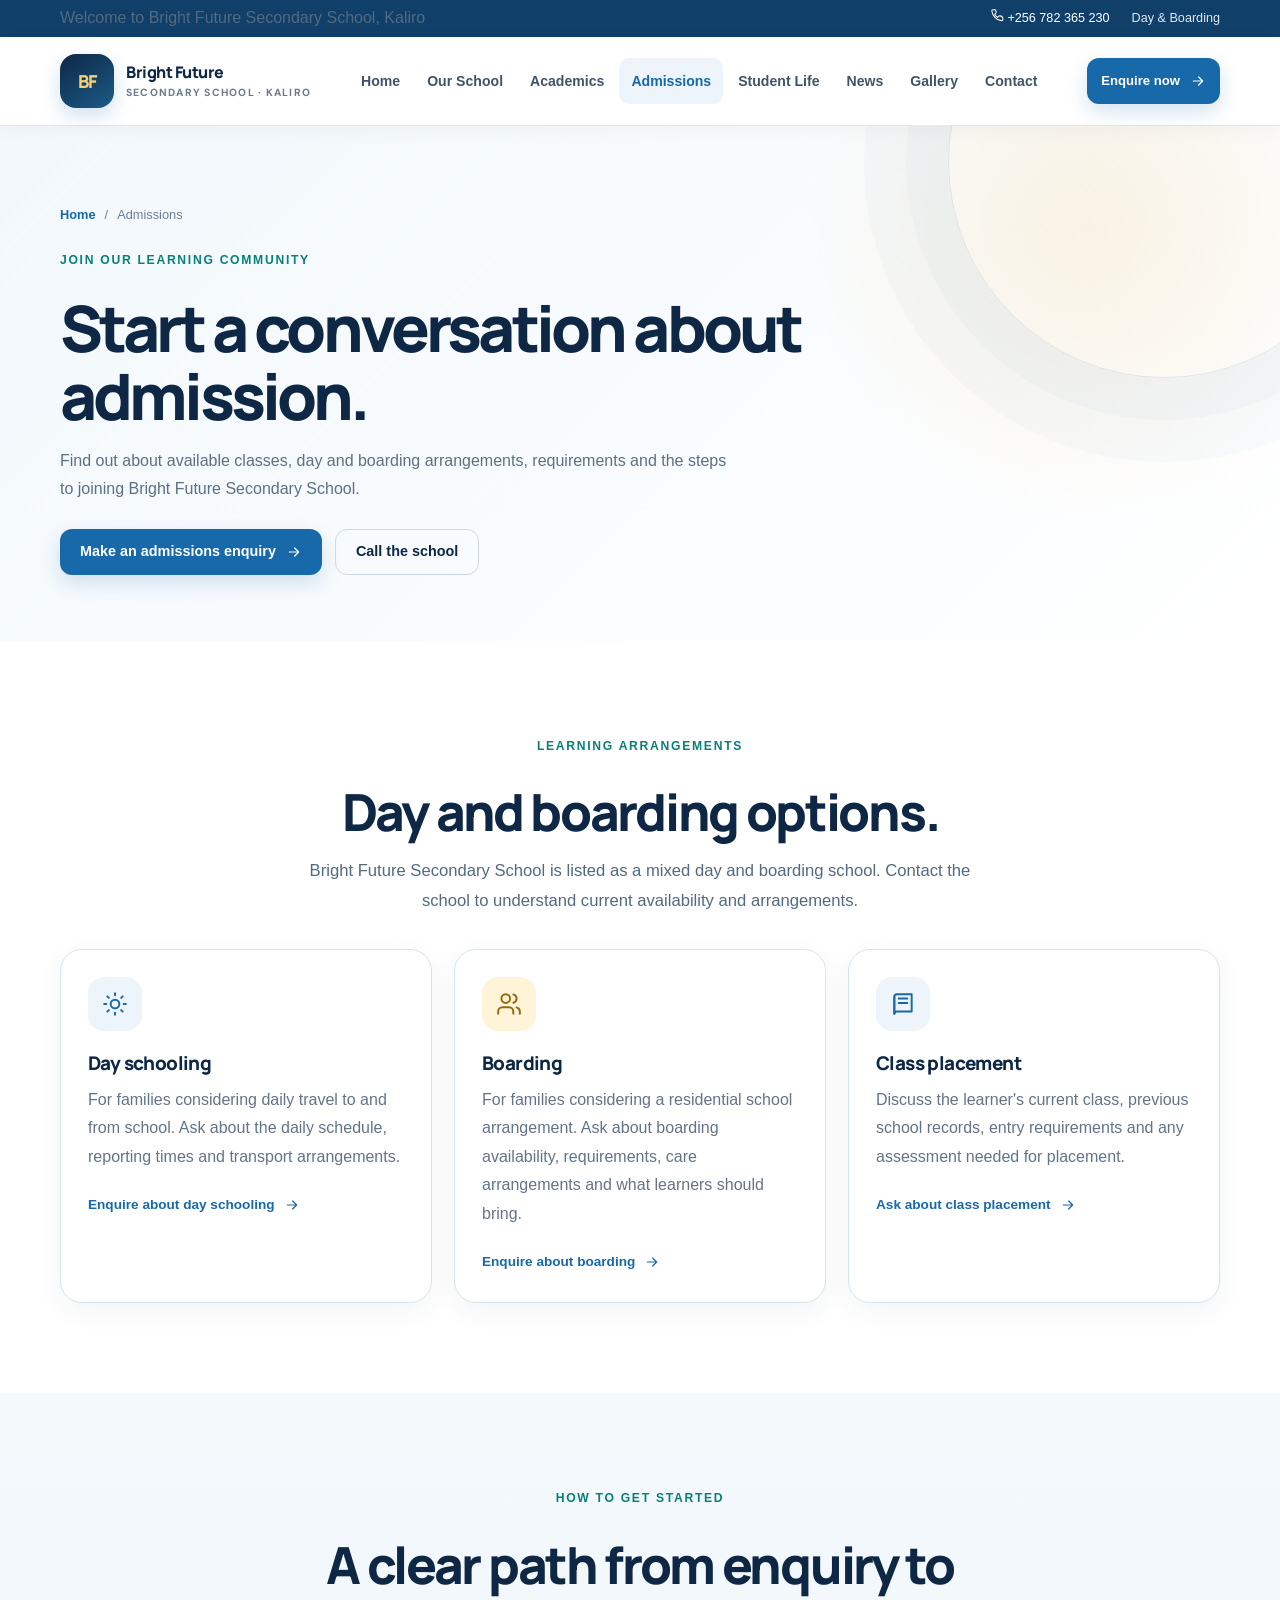
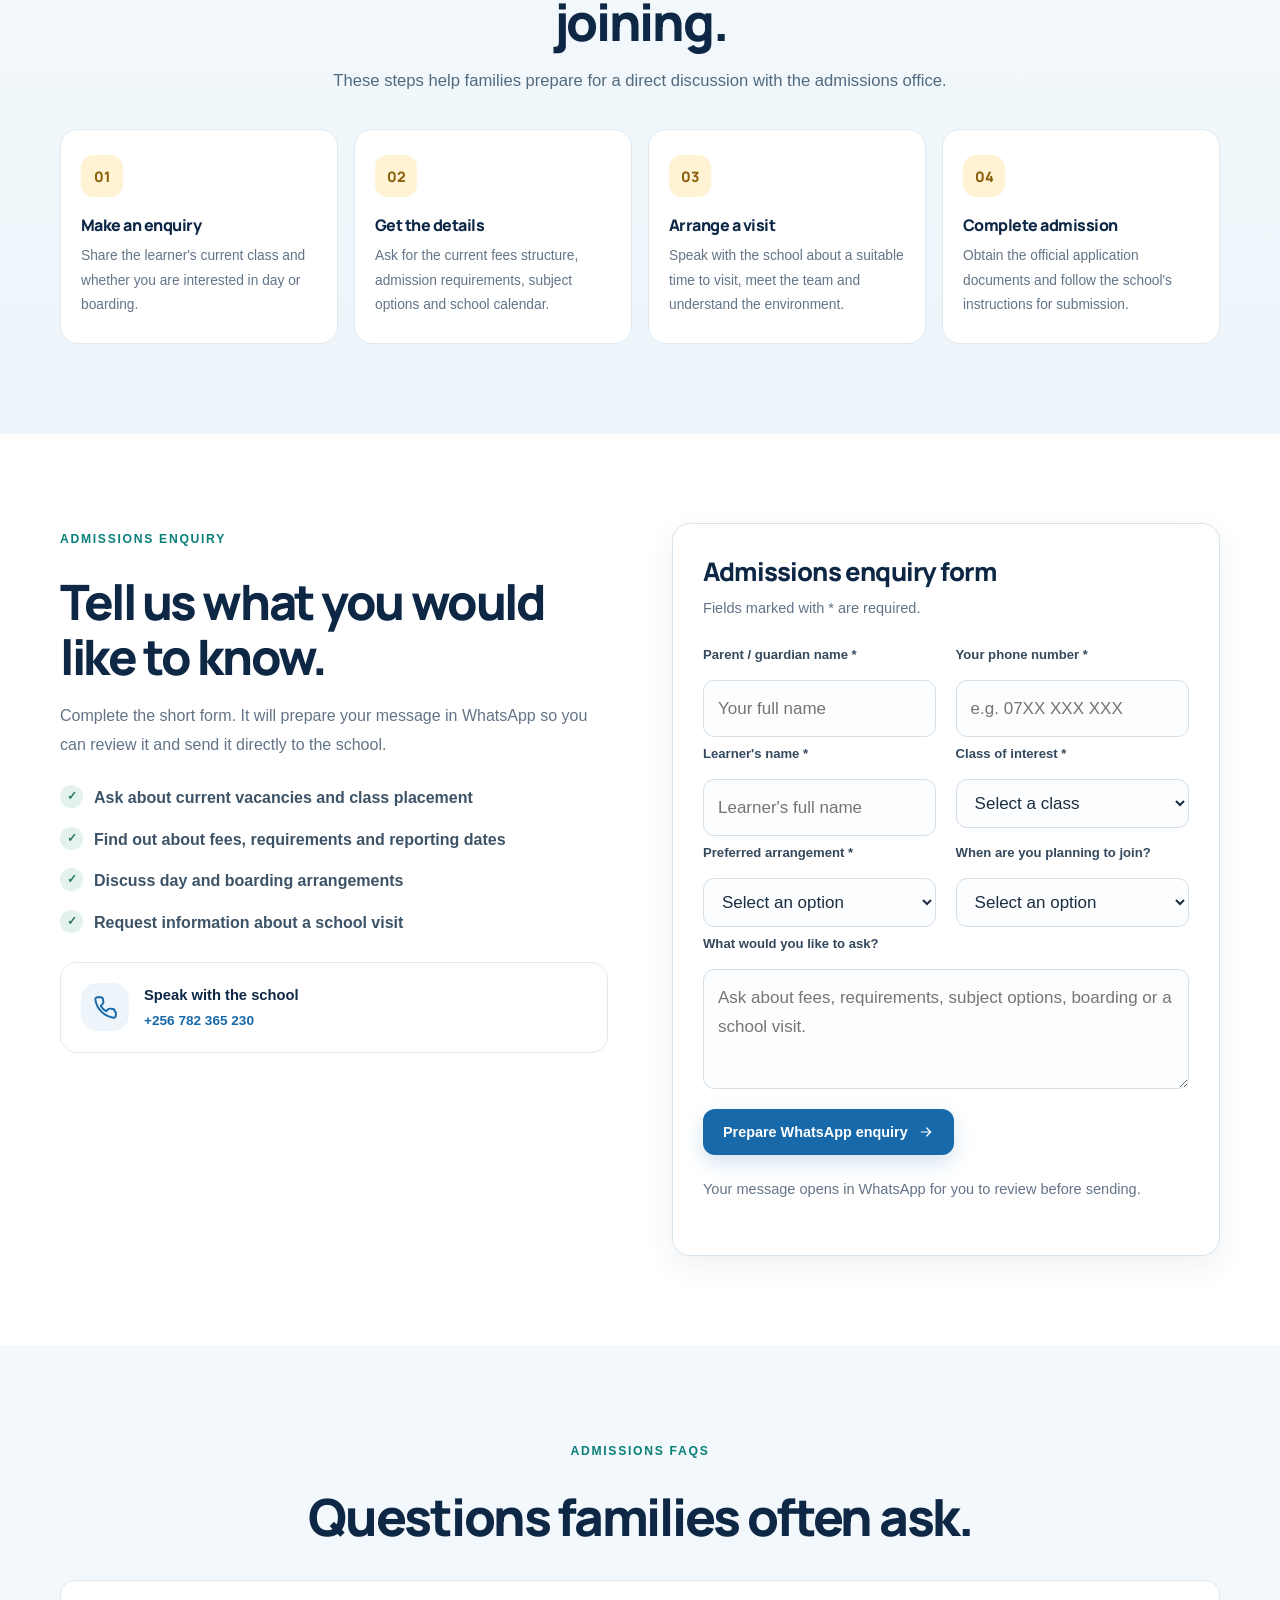
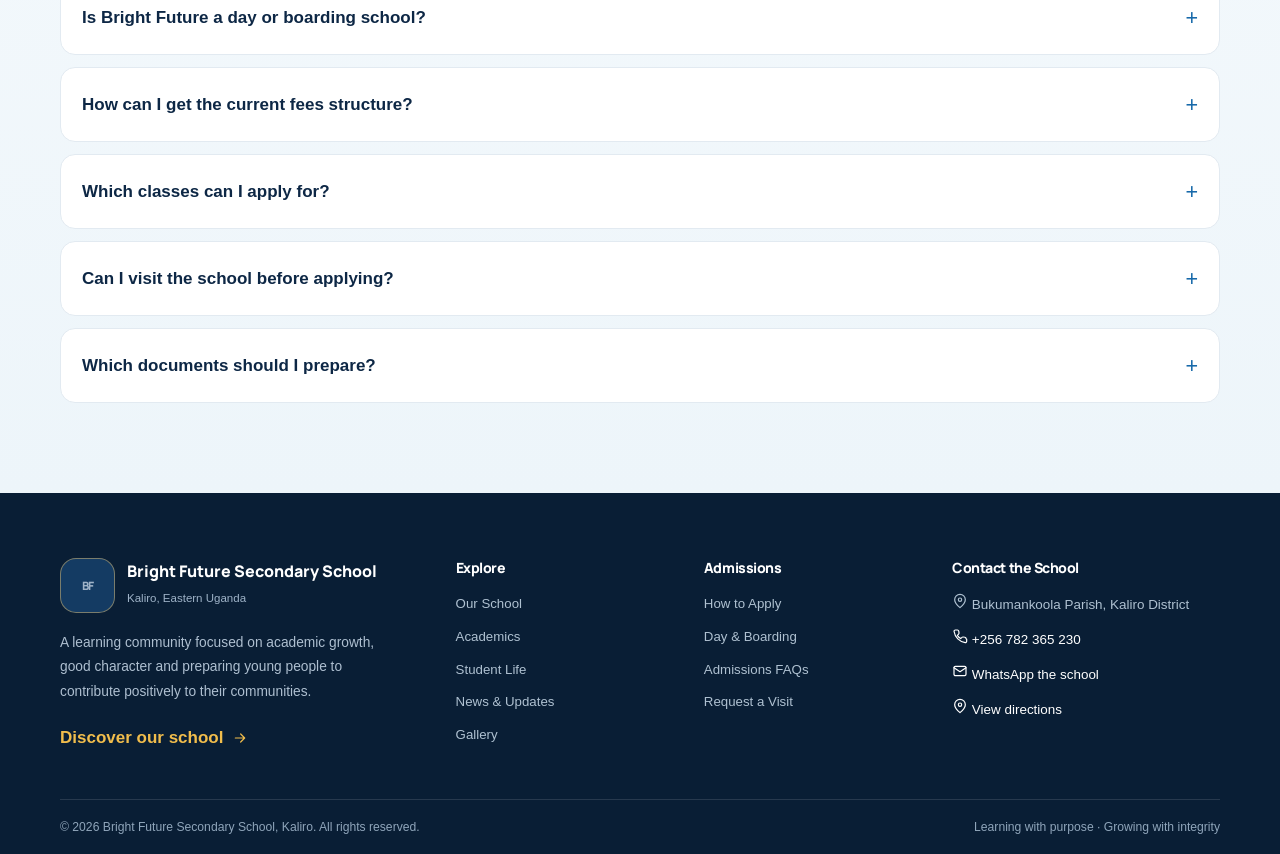
<file: admissions.html>
<!doctype html><html lang="en"><head><meta charset="utf-8"><meta name="viewport" content="width=device-width, initial-scale=1"><meta name="theme-color" content="#0d2745"><meta name="description" content="Admissions enquiries for Bright Future Secondary School in Kaliro. Ask about day and boarding, class placement, requirements and school visits."><meta name="robots" content="index,follow"><title>Admissions | Bright Future Secondary School, Kaliro</title><link rel="stylesheet" href="assets/css/styles.css"></head><body><a class="skip-link" href="#main">Skip to main content</a>
<div class="topline"><div class="container topline-inner"><p>Welcome to Bright Future Secondary School, Kaliro</p><div class="topline-right"><a href="tel:+256782365230"><svg width="14" height="14" viewBox="0 0 24 24" fill="none" stroke="currentColor" stroke-width="1.8" stroke-linecap="round" stroke-linejoin="round" aria-hidden="true"><path d="M22 16.9v3a2 2 0 0 1-2.2 2A19.8 19.8 0 0 1 3.1 5.2 2 2 0 0 1 5.1 3h3a2 2 0 0 1 2 1.7l.4 2.7a2 2 0 0 1-.6 1.7L8.1 11a16 16 0 0 0 4.9 4.9l1.9-1.8a2 2 0 0 1 1.7-.6l2.7.4a2 2 0 0 1 1.7 2z"/></svg> +256 782 365 230</a><span>Day &amp; Boarding</span></div></div></div>
<header class="site-header"><div class="container header-inner"><a class="brand" href="index.html" aria-label="Bright Future Secondary School home"><span class="brand-mark" aria-hidden="true">BF</span><span class="brand-name">Bright Future<small>Secondary School · Kaliro</small></span></a><nav class="main-nav" id="main-navigation" aria-label="Main navigation"><a href="index.html">Home</a><a href="about.html">Our School</a><a href="academics.html">Academics</a><a href="admissions.html" aria-current="page">Admissions</a><a href="student-life.html">Student Life</a><a href="news.html">News</a><a href="gallery.html">Gallery</a><a href="contact.html">Contact</a></nav><div class="header-actions"><a class="btn btn-primary btn-sm" href="admissions.html">Enquire now <svg width="16" height="16" viewBox="0 0 24 24" fill="none" stroke="currentColor" stroke-width="1.8" stroke-linecap="round" stroke-linejoin="round" aria-hidden="true"><path d="M5 12h14M13 6l6 6-6 6"/></svg></a><button class="menu-toggle" type="button" aria-label="Open navigation menu" aria-expanded="false" aria-controls="main-navigation"><svg viewBox="0 0 24 24" fill="none" stroke="currentColor" stroke-width="2" stroke-linecap="round"><path d="M4 7h16M4 12h16M4 17h16"/></svg></button></div></div></header><main id="main">
<section class="page-hero"><div class="container"><div class="breadcrumb"><a href="index.html">Home</a><span>/</span><span>Admissions</span></div><span class="eyebrow">Join our learning community</span><h1>Start a conversation about admission.</h1><p>Find out about available classes, day and boarding arrangements, requirements and the steps to joining Bright Future Secondary School.</p><div class="hero-actions"><a class="btn btn-primary" href="#enquiry">Make an admissions enquiry <svg width="16" height="16" viewBox="0 0 24 24" fill="none" stroke="currentColor" stroke-width="1.8" stroke-linecap="round" stroke-linejoin="round" aria-hidden="true"><path d="M5 12h14M13 6l6 6-6 6"/></svg></a><a class="btn btn-outline" href="tel:+256782365230">Call the school</a></div></div></section>
<section class="section" id="day-boarding"><div class="container"><div class="section-heading reveal"><span class="eyebrow">Learning arrangements</span><h2>Day and boarding options.</h2><p>Bright Future Secondary School is listed as a mixed day and boarding school. Contact the school to understand current availability and arrangements.</p></div><div class="card-grid"><article class="feature-card reveal"><div class="feature-icon"><svg width="26" height="26" viewBox="0 0 24 24" fill="none" stroke="currentColor" stroke-width="1.8" stroke-linecap="round" stroke-linejoin="round" aria-hidden="true"><circle cx="12" cy="12" r="4"/><path d="M12 2v2m0 16v2M4.93 4.93l1.42 1.42m11.3 11.3 1.42 1.42M2 12h2m16 0h2M4.93 19.07l1.42-1.42m11.3-11.3 1.42-1.42"/></svg></div><h3>Day schooling</h3><p>For families considering daily travel to and from school. Ask about the daily schedule, reporting times and transport arrangements.</p><a class="text-link" href="#enquiry">Enquire about day schooling <svg width="16" height="16" viewBox="0 0 24 24" fill="none" stroke="currentColor" stroke-width="1.8" stroke-linecap="round" stroke-linejoin="round" aria-hidden="true"><path d="M5 12h14M13 6l6 6-6 6"/></svg></a></article><article class="feature-card reveal"><div class="feature-icon gold"><svg width="26" height="26" viewBox="0 0 24 24" fill="none" stroke="currentColor" stroke-width="1.8" stroke-linecap="round" stroke-linejoin="round" aria-hidden="true"><path d="M16 21v-2a4 4 0 0 0-4-4H6a4 4 0 0 0-4 4v2"/><circle cx="9" cy="7" r="4"/><path d="M22 21v-2a4 4 0 0 0-3-3.87M16 3.13a4 4 0 0 1 0 7.75"/></svg></div><h3>Boarding</h3><p>For families considering a residential school arrangement. Ask about boarding availability, requirements, care arrangements and what learners should bring.</p><a class="text-link" href="#enquiry">Enquire about boarding <svg width="16" height="16" viewBox="0 0 24 24" fill="none" stroke="currentColor" stroke-width="1.8" stroke-linecap="round" stroke-linejoin="round" aria-hidden="true"><path d="M5 12h14M13 6l6 6-6 6"/></svg></a></article><article class="feature-card reveal"><div class="feature-icon"><svg width="26" height="26" viewBox="0 0 24 24" fill="none" stroke="currentColor" stroke-width="1.8" stroke-linecap="round" stroke-linejoin="round" aria-hidden="true"><path d="M4 5.5A2.5 2.5 0 0 1 6.5 3H20v16H6.5A2.5 2.5 0 0 0 4 21z"/><path d="M4 5.5v15.5M8 7h8M8 11h8"/></svg></div><h3>Class placement</h3><p>Discuss the learner's current class, previous school records, entry requirements and any assessment needed for placement.</p><a class="text-link" href="#enquiry">Ask about class placement <svg width="16" height="16" viewBox="0 0 24 24" fill="none" stroke="currentColor" stroke-width="1.8" stroke-linecap="round" stroke-linejoin="round" aria-hidden="true"><path d="M5 12h14M13 6l6 6-6 6"/></svg></a></article></div></div></section>
<section class="section section--soft"><div class="container"><div class="section-heading reveal"><span class="eyebrow">How to get started</span><h2>A clear path from enquiry to joining.</h2><p>These steps help families prepare for a direct discussion with the admissions office.</p></div><div class="steps"><article class="step-card reveal"><h3>Make an enquiry</h3><p>Share the learner's current class and whether you are interested in day or boarding.</p></article><article class="step-card reveal"><h3>Get the details</h3><p>Ask for the current fees structure, admission requirements, subject options and school calendar.</p></article><article class="step-card reveal"><h3>Arrange a visit</h3><p>Speak with the school about a suitable time to visit, meet the team and understand the environment.</p></article><article class="step-card reveal"><h3>Complete admission</h3><p>Obtain the official application documents and follow the school's instructions for submission.</p></article></div></div></section>
<section class="section" id="enquiry"><div class="container split-grid" style="align-items:start"><div class="copy-panel reveal"><span class="eyebrow">Admissions enquiry</span><h2>Tell us what you would like to know.</h2><p>Complete the short form. It will prepare your message in WhatsApp so you can review it and send it directly to the school.</p><ul class="check-list"><li>Ask about current vacancies and class placement</li><li>Find out about fees, requirements and reporting dates</li><li>Discuss day and boarding arrangements</li><li>Request information about a school visit</li></ul><div class="contact-item"><div class="feature-icon"><svg width="22" height="22" viewBox="0 0 24 24" fill="none" stroke="currentColor" stroke-width="1.8" stroke-linecap="round" stroke-linejoin="round" aria-hidden="true"><path d="M22 16.9v3a2 2 0 0 1-2.2 2A19.8 19.8 0 0 1 3.1 5.2 2 2 0 0 1 5.1 3h3a2 2 0 0 1 2 1.7l.4 2.7a2 2 0 0 1-.6 1.7L8.1 11a16 16 0 0 0 4.9 4.9l1.9-1.8a2 2 0 0 1 1.7-.6l2.7.4a2 2 0 0 1 1.7 2z"/></svg></div><div><strong>Speak with the school</strong><a href="tel:+256782365230">+256 782 365 230</a></div></div></div><form class="form-card reveal" data-whatsapp-form data-message-title="Admissions enquiry"><h2>Admissions enquiry form</h2><p>Fields marked with * are required.</p><div class="form-grid"><div class="field"><label for="parent-name">Parent / guardian name *</label><input id="parent-name" name="parent_name" autocomplete="name" required placeholder="Your full name"></div><div class="field"><label for="parent-phone">Your phone number *</label><input id="parent-phone" name="phone_number" type="tel" autocomplete="tel" required placeholder="e.g. 07XX XXX XXX"></div><div class="field"><label for="learner-name">Learner's name *</label><input id="learner-name" name="learner_name" required placeholder="Learner's full name"></div><div class="field"><label for="class-level">Class of interest *</label><select id="class-level" name="class_of_interest" required><option value="">Select a class</option><option>Senior One (S1)</option><option>Senior Two (S2)</option><option>Senior Three (S3)</option><option>Senior Four (S4)</option><option>Senior Five (S5)</option><option>Senior Six (S6)</option><option>Not sure yet</option></select></div><div class="field"><label for="study-type">Preferred arrangement *</label><select id="study-type" name="preferred_arrangement" required><option value="">Select an option</option><option>Day</option><option>Boarding</option><option>Need guidance</option></select></div><div class="field"><label for="entry-period">When are you planning to join?</label><select id="entry-period" name="intended_entry"><option value="">Select an option</option><option>As soon as possible</option><option>Next school term</option><option>Next academic year</option><option>Still planning</option></select></div><div class="field full"><label for="admission-message">What would you like to ask?</label><textarea id="admission-message" name="message" placeholder="Ask about fees, requirements, subject options, boarding or a school visit."></textarea></div></div><div class="form-actions"><button class="btn btn-primary" type="submit">Prepare WhatsApp enquiry <svg width="16" height="16" viewBox="0 0 24 24" fill="none" stroke="currentColor" stroke-width="1.8" stroke-linecap="round" stroke-linejoin="round" aria-hidden="true"><path d="M5 12h14M13 6l6 6-6 6"/></svg></button></div><div class="form-feedback" data-form-feedback role="status" aria-live="polite"></div><p class="form-note">Your message opens in WhatsApp for you to review before sending.</p></form></div></section>
<section class="section section--soft" id="faqs"><div class="container"><div class="section-heading reveal"><span class="eyebrow">Admissions FAQs</span><h2>Questions families often ask.</h2></div><div class="faq-list"><details class="faq-item reveal"><summary>Is Bright Future a day or boarding school?</summary><div class="faq-answer"><p>Bright Future Secondary School is listed as a mixed day and boarding school. Contact the school to confirm current availability and the arrangements for each option.</p></div></details><details class="faq-item reveal"><summary>How can I get the current fees structure?</summary><div class="faq-answer"><p>Contact the school directly and request the latest official fees structure, including any day or boarding charges and payment guidance.</p></div></details><details class="faq-item reveal"><summary>Which classes can I apply for?</summary><div class="faq-answer"><p>Make an enquiry with the learner's current class and previous school details. The school can guide you on available places and appropriate class placement.</p></div></details><details class="faq-item reveal"><summary>Can I visit the school before applying?</summary><div class="faq-answer"><p>Yes. Contact the school to arrange a convenient visit and confirm who you should meet when you arrive.</p></div></details><details class="faq-item reveal"><summary>Which documents should I prepare?</summary><div class="faq-answer"><p>Ask the admissions office for the current checklist. It may include previous school records and learner identification details, depending on the class and entry requirements.</p></div></details></div></div></section>
</main><footer class="site-footer"><div class="container"><div class="footer-grid">
<div><div class="footer-brand"><span class="footer-brand-mark" aria-hidden="true">BF</span><div><strong>Bright Future Secondary School</strong><span>Kaliro, Eastern Uganda</span></div></div><p class="footer-about">A learning community focused on academic growth, good character and preparing young people to contribute positively to their communities.</p><a class="text-link" style="color:#f1bd4c" href="about.html">Discover our school <svg width="16" height="16" viewBox="0 0 24 24" fill="none" stroke="currentColor" stroke-width="1.8" stroke-linecap="round" stroke-linejoin="round" aria-hidden="true"><path d="M5 12h14M13 6l6 6-6 6"/></svg></a></div>
<div class="footer-col"><h3>Explore</h3><div class="footer-links"><a href="about.html">Our School</a><a href="academics.html">Academics</a><a href="student-life.html">Student Life</a><a href="news.html">News &amp; Updates</a><a href="gallery.html">Gallery</a></div></div>
<div class="footer-col"><h3>Admissions</h3><div class="footer-links"><a href="admissions.html">How to Apply</a><a href="admissions.html#day-boarding">Day &amp; Boarding</a><a href="admissions.html#faqs">Admissions FAQs</a><a href="contact.html">Request a Visit</a></div></div>
<div class="footer-col"><h3>Contact the School</h3><div class="footer-contact"><span><svg width="16" height="16" viewBox="0 0 24 24" fill="none" stroke="currentColor" stroke-width="1.8" stroke-linecap="round" stroke-linejoin="round" aria-hidden="true"><path d="M20 10c0 5-8 12-8 12S4 15 4 10a8 8 0 1 1 16 0Z"/><circle cx="12" cy="10" r="2.5"/></svg> Bukumankoola Parish, Kaliro District</span><a href="tel:+256782365230"><svg width="16" height="16" viewBox="0 0 24 24" fill="none" stroke="currentColor" stroke-width="1.8" stroke-linecap="round" stroke-linejoin="round" aria-hidden="true"><path d="M22 16.9v3a2 2 0 0 1-2.2 2A19.8 19.8 0 0 1 3.1 5.2 2 2 0 0 1 5.1 3h3a2 2 0 0 1 2 1.7l.4 2.7a2 2 0 0 1-.6 1.7L8.1 11a16 16 0 0 0 4.9 4.9l1.9-1.8a2 2 0 0 1 1.7-.6l2.7.4a2 2 0 0 1 1.7 2z"/></svg> +256 782 365 230</a><a href="https://wa.me/256782365230" target="_blank" rel="noopener"><svg width="16" height="16" viewBox="0 0 24 24" fill="none" stroke="currentColor" stroke-width="1.8" stroke-linecap="round" stroke-linejoin="round" aria-hidden="true"><rect x="3" y="5" width="18" height="14" rx="2"/><path d="m3 7 9 6 9-6"/></svg> WhatsApp the school</a><a href="https://www.google.com/maps/search/?api=1&amp;query=VGV3%2B44P%2C+Kaliro%2C+Uganda" target="_blank" rel="noopener"><svg width="16" height="16" viewBox="0 0 24 24" fill="none" stroke="currentColor" stroke-width="1.8" stroke-linecap="round" stroke-linejoin="round" aria-hidden="true"><path d="M20 10c0 5-8 12-8 12S4 15 4 10a8 8 0 1 1 16 0Z"/><circle cx="12" cy="10" r="2.5"/></svg> View directions</a></div></div>
</div><div class="footer-bottom"><span>© <span data-current-year></span> Bright Future Secondary School, Kaliro. All rights reserved.</span><span>Learning with purpose · Growing with integrity</span></div></div></footer><button class="back-top" type="button" aria-label="Back to top">↑</button>
<script src="js/script.js" defer></script>
</body></html>
</file>
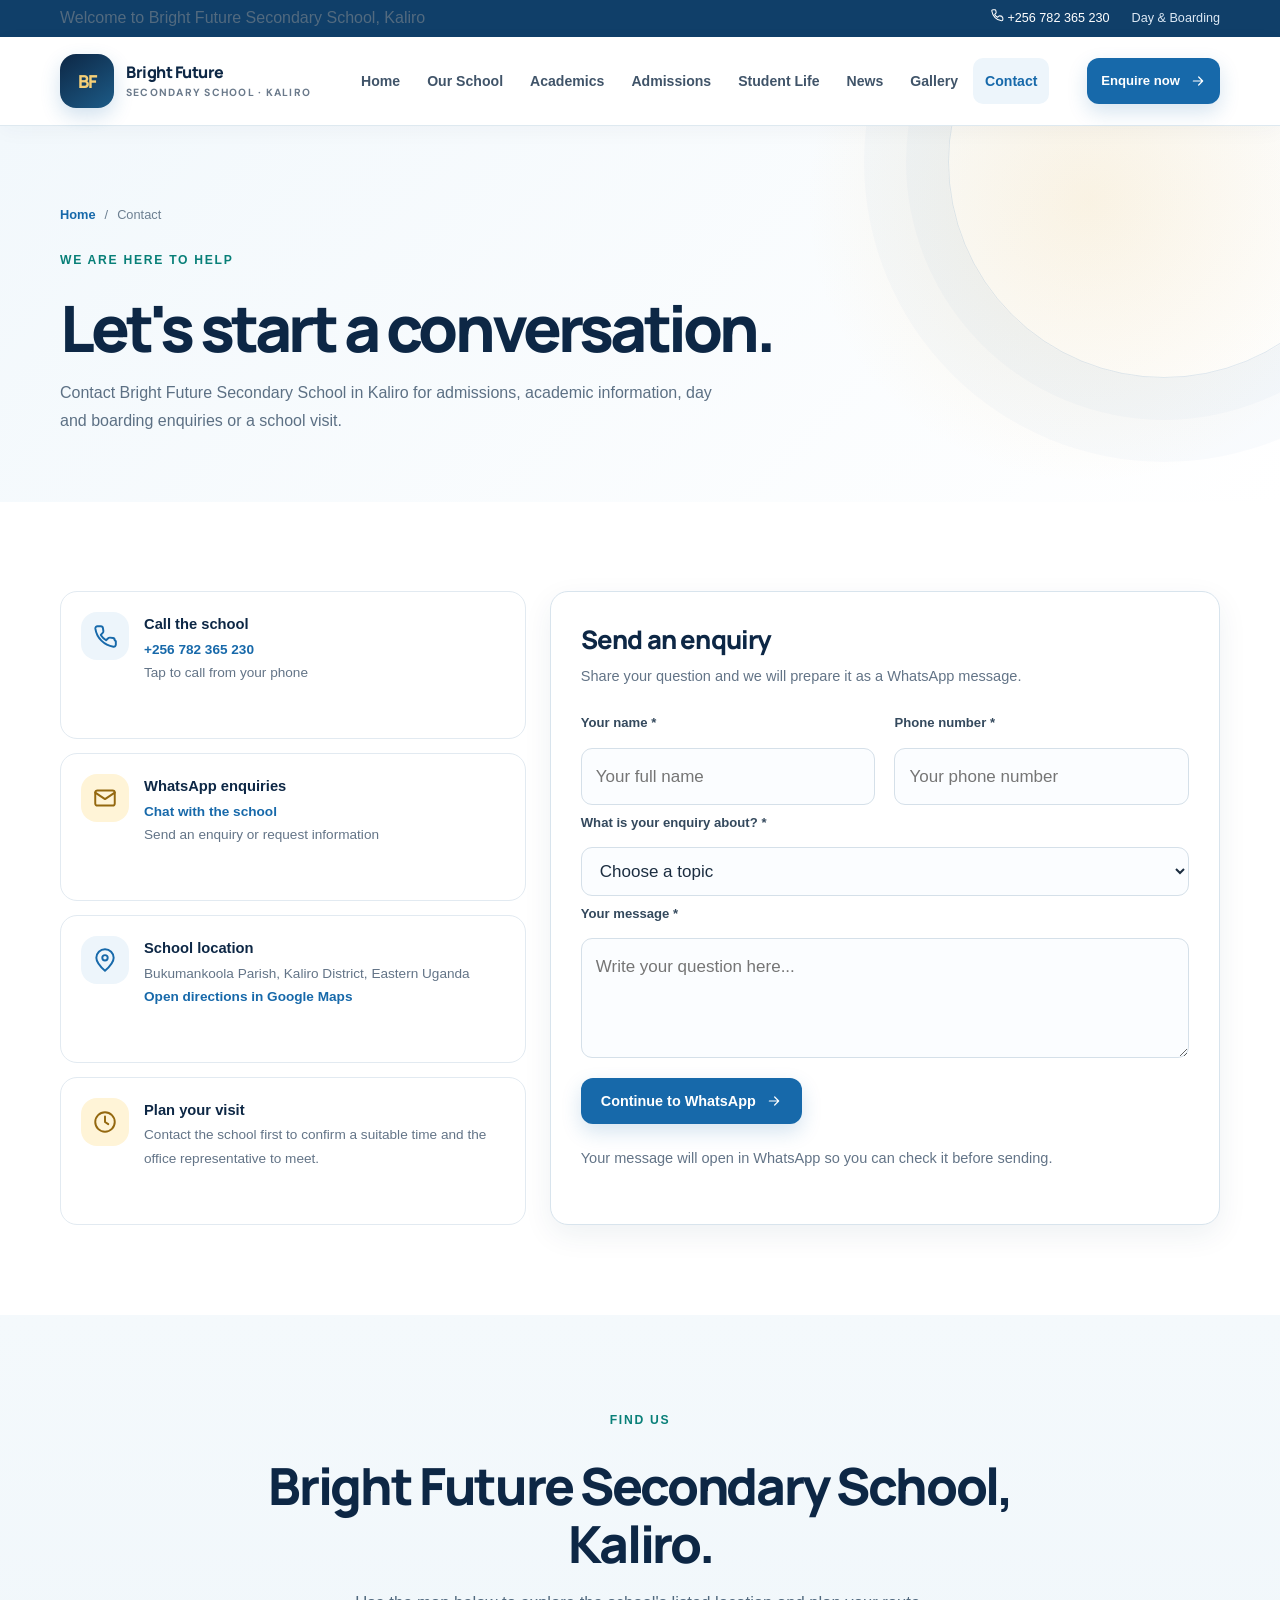
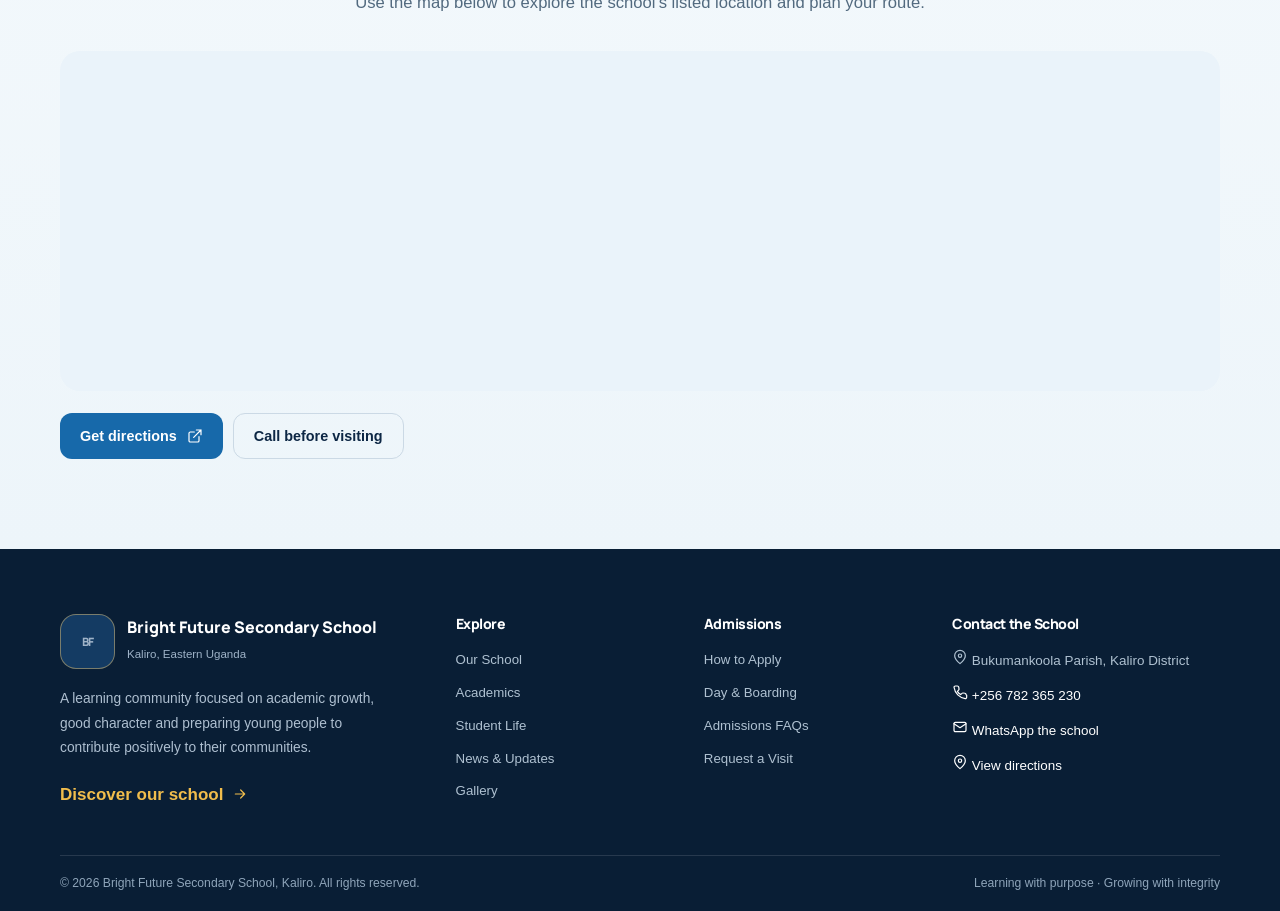
<file: contact.html>
<!doctype html><html lang="en"><head><meta charset="utf-8"><meta name="viewport" content="width=device-width, initial-scale=1"><meta name="theme-color" content="#0d2745"><meta name="description" content="Contact Bright Future Secondary School in Kaliro, Uganda. Call, WhatsApp or find directions to the school."><meta name="robots" content="index,follow"><title>Contact | Bright Future Secondary School, Kaliro</title><link rel="stylesheet" href="assets/css/styles.css"></head><body><a class="skip-link" href="#main">Skip to main content</a>
<div class="topline"><div class="container topline-inner"><p>Welcome to Bright Future Secondary School, Kaliro</p><div class="topline-right"><a href="tel:+256782365230"><svg width="14" height="14" viewBox="0 0 24 24" fill="none" stroke="currentColor" stroke-width="1.8" stroke-linecap="round" stroke-linejoin="round" aria-hidden="true"><path d="M22 16.9v3a2 2 0 0 1-2.2 2A19.8 19.8 0 0 1 3.1 5.2 2 2 0 0 1 5.1 3h3a2 2 0 0 1 2 1.7l.4 2.7a2 2 0 0 1-.6 1.7L8.1 11a16 16 0 0 0 4.9 4.9l1.9-1.8a2 2 0 0 1 1.7-.6l2.7.4a2 2 0 0 1 1.7 2z"/></svg> +256 782 365 230</a><span>Day &amp; Boarding</span></div></div></div>
<header class="site-header"><div class="container header-inner"><a class="brand" href="index.html" aria-label="Bright Future Secondary School home"><span class="brand-mark" aria-hidden="true">BF</span><span class="brand-name">Bright Future<small>Secondary School · Kaliro</small></span></a><nav class="main-nav" id="main-navigation" aria-label="Main navigation"><a href="index.html">Home</a><a href="about.html">Our School</a><a href="academics.html">Academics</a><a href="admissions.html">Admissions</a><a href="student-life.html">Student Life</a><a href="news.html">News</a><a href="gallery.html">Gallery</a><a href="contact.html" aria-current="page">Contact</a></nav><div class="header-actions"><a class="btn btn-primary btn-sm" href="admissions.html">Enquire now <svg width="16" height="16" viewBox="0 0 24 24" fill="none" stroke="currentColor" stroke-width="1.8" stroke-linecap="round" stroke-linejoin="round" aria-hidden="true"><path d="M5 12h14M13 6l6 6-6 6"/></svg></a><button class="menu-toggle" type="button" aria-label="Open navigation menu" aria-expanded="false" aria-controls="main-navigation"><svg viewBox="0 0 24 24" fill="none" stroke="currentColor" stroke-width="2" stroke-linecap="round"><path d="M4 7h16M4 12h16M4 17h16"/></svg></button></div></div></header><main id="main">
<section class="page-hero"><div class="container"><div class="breadcrumb"><a href="index.html">Home</a><span>/</span><span>Contact</span></div><span class="eyebrow">We are here to help</span><h1>Let's start a conversation.</h1><p>Contact Bright Future Secondary School in Kaliro for admissions, academic information, day and boarding enquiries or a school visit.</p></div></section>
<section class="section"><div class="container"><div class="contact-grid"><div class="contact-stack reveal"><div class="contact-item"><div class="feature-icon"><svg width="22" height="22" viewBox="0 0 24 24" fill="none" stroke="currentColor" stroke-width="1.8" stroke-linecap="round" stroke-linejoin="round" aria-hidden="true"><path d="M22 16.9v3a2 2 0 0 1-2.2 2A19.8 19.8 0 0 1 3.1 5.2 2 2 0 0 1 5.1 3h3a2 2 0 0 1 2 1.7l.4 2.7a2 2 0 0 1-.6 1.7L8.1 11a16 16 0 0 0 4.9 4.9l1.9-1.8a2 2 0 0 1 1.7-.6l2.7.4a2 2 0 0 1 1.7 2z"/></svg></div><div><strong>Call the school</strong><a href="tel:+256782365230">+256 782 365 230</a><span>Tap to call from your phone</span></div></div><div class="contact-item"><div class="feature-icon gold"><svg width="22" height="22" viewBox="0 0 24 24" fill="none" stroke="currentColor" stroke-width="1.8" stroke-linecap="round" stroke-linejoin="round" aria-hidden="true"><rect x="3" y="5" width="18" height="14" rx="2"/><path d="m3 7 9 6 9-6"/></svg></div><div><strong>WhatsApp enquiries</strong><a href="https://wa.me/256782365230" target="_blank" rel="noopener">Chat with the school</a><span>Send an enquiry or request information</span></div></div><div class="contact-item"><div class="feature-icon"><svg width="22" height="22" viewBox="0 0 24 24" fill="none" stroke="currentColor" stroke-width="1.8" stroke-linecap="round" stroke-linejoin="round" aria-hidden="true"><path d="M20 10c0 5-8 12-8 12S4 15 4 10a8 8 0 1 1 16 0Z"/><circle cx="12" cy="10" r="2.5"/></svg></div><div><strong>School location</strong><span>Bukumankoola Parish, Kaliro District, Eastern Uganda</span><a href="https://www.google.com/maps/search/?api=1&amp;query=VGV3%2B44P%2C+Kaliro%2C+Uganda" target="_blank" rel="noopener">Open directions in Google Maps</a></div></div><div class="contact-item"><div class="feature-icon gold"><svg width="22" height="22" viewBox="0 0 24 24" fill="none" stroke="currentColor" stroke-width="1.8" stroke-linecap="round" stroke-linejoin="round" aria-hidden="true"><circle cx="12" cy="12" r="9"/><path d="M12 7v5l3 2"/></svg></div><div><strong>Plan your visit</strong><span>Contact the school first to confirm a suitable time and the office representative to meet.</span></div></div></div><form class="form-card reveal" data-whatsapp-form data-message-title="General website enquiry"><h2>Send an enquiry</h2><p>Share your question and we will prepare it as a WhatsApp message.</p><div class="form-grid"><div class="field"><label for="contact-name">Your name *</label><input id="contact-name" name="name" autocomplete="name" required placeholder="Your full name"></div><div class="field"><label for="contact-phone">Phone number *</label><input id="contact-phone" name="phone_number" type="tel" autocomplete="tel" required placeholder="Your phone number"></div><div class="field full"><label for="contact-topic">What is your enquiry about? *</label><select id="contact-topic" name="enquiry_topic" required><option value="">Choose a topic</option><option>Admissions</option><option>Fees and requirements</option><option>Academics and subject options</option><option>Day and boarding</option><option>School visit</option><option>Other</option></select></div><div class="field full"><label for="contact-message">Your message *</label><textarea id="contact-message" name="message" required placeholder="Write your question here..."></textarea></div></div><div class="form-actions"><button class="btn btn-primary" type="submit">Continue to WhatsApp <svg width="16" height="16" viewBox="0 0 24 24" fill="none" stroke="currentColor" stroke-width="1.8" stroke-linecap="round" stroke-linejoin="round" aria-hidden="true"><path d="M5 12h14M13 6l6 6-6 6"/></svg></button></div><div class="form-feedback" data-form-feedback role="status" aria-live="polite"></div><p class="form-note">Your message will open in WhatsApp so you can check it before sending.</p></form></div></div></section>
<section class="section section--soft"><div class="container"><div class="section-heading reveal"><span class="eyebrow">Find us</span><h2>Bright Future Secondary School, Kaliro.</h2><p>Use the map below to explore the school's listed location and plan your route.</p></div><iframe class="map-frame reveal" title="Map showing Bright Future Secondary School area in Kaliro, Uganda" src="https://www.google.com/maps?q=VGV3%2B44P%2C%20Kaliro%2C%20Uganda&output=embed" loading="lazy" referrerpolicy="no-referrer-when-downgrade"></iframe><div class="map-actions"><a class="btn btn-blue" href="https://www.google.com/maps/dir/?api=1&amp;destination=VGV3%2B44P%2C+Kaliro%2C+Uganda" target="_blank" rel="noopener">Get directions <svg width="16" height="16" viewBox="0 0 24 24" fill="none" stroke="currentColor" stroke-width="1.8" stroke-linecap="round" stroke-linejoin="round" aria-hidden="true"><path d="M14 3h7v7M10 14 21 3M18 13v6a2 2 0 0 1-2 2H5a2 2 0 0 1-2-2V8a2 2 0 0 1 2-2h6"/></svg></a><a class="btn btn-outline" href="tel:+256782365230">Call before visiting</a></div></div></section>
</main><footer class="site-footer"><div class="container"><div class="footer-grid">
<div><div class="footer-brand"><span class="footer-brand-mark" aria-hidden="true">BF</span><div><strong>Bright Future Secondary School</strong><span>Kaliro, Eastern Uganda</span></div></div><p class="footer-about">A learning community focused on academic growth, good character and preparing young people to contribute positively to their communities.</p><a class="text-link" style="color:#f1bd4c" href="about.html">Discover our school <svg width="16" height="16" viewBox="0 0 24 24" fill="none" stroke="currentColor" stroke-width="1.8" stroke-linecap="round" stroke-linejoin="round" aria-hidden="true"><path d="M5 12h14M13 6l6 6-6 6"/></svg></a></div>
<div class="footer-col"><h3>Explore</h3><div class="footer-links"><a href="about.html">Our School</a><a href="academics.html">Academics</a><a href="student-life.html">Student Life</a><a href="news.html">News &amp; Updates</a><a href="gallery.html">Gallery</a></div></div>
<div class="footer-col"><h3>Admissions</h3><div class="footer-links"><a href="admissions.html">How to Apply</a><a href="admissions.html#day-boarding">Day &amp; Boarding</a><a href="admissions.html#faqs">Admissions FAQs</a><a href="contact.html">Request a Visit</a></div></div>
<div class="footer-col"><h3>Contact the School</h3><div class="footer-contact"><span><svg width="16" height="16" viewBox="0 0 24 24" fill="none" stroke="currentColor" stroke-width="1.8" stroke-linecap="round" stroke-linejoin="round" aria-hidden="true"><path d="M20 10c0 5-8 12-8 12S4 15 4 10a8 8 0 1 1 16 0Z"/><circle cx="12" cy="10" r="2.5"/></svg> Bukumankoola Parish, Kaliro District</span><a href="tel:+256782365230"><svg width="16" height="16" viewBox="0 0 24 24" fill="none" stroke="currentColor" stroke-width="1.8" stroke-linecap="round" stroke-linejoin="round" aria-hidden="true"><path d="M22 16.9v3a2 2 0 0 1-2.2 2A19.8 19.8 0 0 1 3.1 5.2 2 2 0 0 1 5.1 3h3a2 2 0 0 1 2 1.7l.4 2.7a2 2 0 0 1-.6 1.7L8.1 11a16 16 0 0 0 4.9 4.9l1.9-1.8a2 2 0 0 1 1.7-.6l2.7.4a2 2 0 0 1 1.7 2z"/></svg> +256 782 365 230</a><a href="https://wa.me/256782365230" target="_blank" rel="noopener"><svg width="16" height="16" viewBox="0 0 24 24" fill="none" stroke="currentColor" stroke-width="1.8" stroke-linecap="round" stroke-linejoin="round" aria-hidden="true"><rect x="3" y="5" width="18" height="14" rx="2"/><path d="m3 7 9 6 9-6"/></svg> WhatsApp the school</a><a href="https://www.google.com/maps/search/?api=1&amp;query=VGV3%2B44P%2C+Kaliro%2C+Uganda" target="_blank" rel="noopener"><svg width="16" height="16" viewBox="0 0 24 24" fill="none" stroke="currentColor" stroke-width="1.8" stroke-linecap="round" stroke-linejoin="round" aria-hidden="true"><path d="M20 10c0 5-8 12-8 12S4 15 4 10a8 8 0 1 1 16 0Z"/><circle cx="12" cy="10" r="2.5"/></svg> View directions</a></div></div>
</div><div class="footer-bottom"><span>© <span data-current-year></span> Bright Future Secondary School, Kaliro. All rights reserved.</span><span>Learning with purpose · Growing with integrity</span></div></div></footer><button class="back-top" type="button" aria-label="Back to top">↑</button>
<script src="js/script.js" defer></script>
</body></html>
</file>
<file: assets/css/styles.css>
@import url('https://fonts.googleapis.com/css2?family=DM+Sans:wght@400;500;600;700&family=Manrope:wght@400;500;600;700;800&display=swap');
:root{--navy:#0d2745;--navy-2:#143b63;--blue:#1769aa;--blue-2:#2b83c4;--gold:#e4b34a;--gold-2:#f5cf77;--ink:#1b2d40;--muted:#637487;--paper:#f6f9fc;--white:#fff;--line:#e2eaf1;--soft:#eaf3fa;--green:#2f8168;--shadow:0 18px 55px rgba(13,39,69,.11);--radius:22px;--container:1180px}
*{box-sizing:border-box}html{scroll-behavior:smooth;scroll-padding-top:100px}body{margin:0;font-family:'DM Sans',Arial,sans-serif;color:var(--ink);background:#fff;line-height:1.65;-webkit-font-smoothing:antialiased}img{display:block;max-width:100%}a{color:inherit;text-decoration:none}button,input,select,textarea{font:inherit}button,a,input,select,textarea{-webkit-tap-highlight-color:transparent}button{cursor:pointer}::selection{background:#dbeeff;color:var(--navy)}.container{width:min(var(--container),calc(100% - 44px));margin-inline:auto}.eyebrow{display:inline-flex;align-items:center;gap:9px;color:var(--blue);font-size:.76rem;font-weight:800;letter-spacing:.14em;text-transform:uppercase}.eyebrow:before{content:"";width:25px;height:2px;background:var(--gold)}.section{padding:92px 0}.section--soft{background:var(--paper)}.section--navy{background:var(--navy);color:#fff}.section-heading{max-width:680px;margin:0 0 38px}.section-heading h2{font-family:Manrope,Arial,sans-serif;font-size:clamp(2rem,4vw,3.2rem);line-height:1.13;letter-spacing:-.045em;color:var(--navy);margin:15px 0}.section--navy .section-heading h2{color:#fff}.section-heading p{color:var(--muted);font-size:1.04rem;margin:0}.section--navy .section-heading p{color:#c7d5e3}.text-link{display:inline-flex;align-items:center;gap:9px;color:var(--blue);font-weight:800}.text-link svg{transition:transform .2s}.text-link:hover svg{transform:translateX(4px)}
/* header */
.topline{background:var(--navy);color:#dce8f4;font-size:.79rem}.topline-inner{min-height:37px;display:flex;align-items:center;justify-content:space-between;gap:18px}.topline p{margin:0}.topline-right{display:flex;gap:22px;align-items:center}.topline a{color:#fff}.site-header{position:sticky;top:0;z-index:50;background:rgba(255,255,255,.96);backdrop-filter:blur(16px);border-bottom:1px solid rgba(220,231,240,.8);transition:box-shadow .2s}.site-header.is-scrolled{box-shadow:0 8px 30px rgba(13,39,69,.08)}.header-inner{height:88px;display:flex;align-items:center;justify-content:space-between;gap:25px}.brand{display:flex;align-items:center;gap:12px;min-width:245px}.brand-mark{width:54px;height:54px;flex:0 0 54px;display:grid;place-items:center;border-radius:16px;background:linear-gradient(145deg,var(--navy),#1c5b87);color:var(--gold-2);font:800 1.12rem Manrope,Arial,sans-serif;letter-spacing:-.06em;box-shadow:0 7px 18px rgba(13,39,69,.16)}.brand-name{font-family:Manrope,Arial,sans-serif;font-size:1rem;line-height:1.12;letter-spacing:-.03em;font-weight:800;color:var(--navy)}.brand-name small{display:block;margin-top:5px;color:#6b7a8b;font-family:'DM Sans',Arial,sans-serif;font-size:.65rem;letter-spacing:.12em;text-transform:uppercase;font-weight:700}.main-nav{display:flex;align-items:center;gap:3px}.main-nav a{padding:11px 12px;border-radius:10px;color:#405469;font-size:.88rem;font-weight:700;white-space:nowrap;transition:background .2s,color .2s}.main-nav a:hover,.main-nav a[aria-current="page"]{background:#edf5fb;color:var(--blue)}.header-actions{display:flex;align-items:center;gap:10px}.btn{display:inline-flex;align-items:center;justify-content:center;gap:10px;border:0;border-radius:12px;padding:13px 20px;font-weight:800;font-size:.9rem;line-height:1.15;transition:transform .18s,box-shadow .18s,background .18s;cursor:pointer}.btn:hover{transform:translateY(-2px);box-shadow:0 10px 24px rgba(13,39,69,.14)}.btn-primary{background:var(--gold);color:var(--navy)}.btn-primary:hover{background:#f0c35e}.btn-blue{background:var(--blue);color:#fff}.btn-blue:hover{background:#10588e}.btn-outline{background:transparent;color:var(--navy);border:1px solid #cbd9e5}.btn-white{background:#fff;color:var(--navy)}.btn-sm{padding:10px 14px;font-size:.82rem}.menu-toggle{display:none;width:46px;height:46px;border:1px solid var(--line);background:#fff;color:var(--navy);border-radius:12px;align-items:center;justify-content:center}.menu-toggle svg{width:23px;height:23px}
/* hero */
.home-hero{position:relative;overflow:hidden;background:linear-gradient(115deg,#f4f8fc 0%,#f4f8fc 52%,#e6f1fa 100%);padding:66px 0 75px}.home-hero:after{content:"";position:absolute;width:560px;height:560px;border:1px solid rgba(23,105,170,.09);border-radius:50%;right:-170px;top:-180px;box-shadow:0 0 0 54px rgba(23,105,170,.025),0 0 0 108px rgba(23,105,170,.02)}.hero-grid{position:relative;z-index:1;display:grid;grid-template-columns:1fr .94fr;align-items:center;gap:42px}.hero-copy{padding:10px 0}.hero-copy h1{font-family:Manrope,Arial,sans-serif;color:var(--navy);font-size:clamp(2.7rem,5.4vw,4.85rem);line-height:1.035;letter-spacing:-.065em;margin:18px 0 22px;max-width:650px}.hero-copy h1 span{color:var(--blue)}.hero-copy>p{font-size:1.08rem;color:#5e7083;max-width:570px;margin:0 0 29px}.hero-actions{display:flex;flex-wrap:wrap;gap:13px}.hero-meta{display:flex;flex-wrap:wrap;gap:20px;margin-top:34px;padding-top:22px;border-top:1px solid #d9e5ef;color:#53677b;font-size:.83rem;font-weight:700}.meta-item{display:flex;align-items:center;gap:8px}.meta-dot{width:8px;height:8px;border-radius:50%;background:var(--gold)}.hero-art{position:relative}.hero-art>img{width:100%;border-radius:30px;box-shadow:0 28px 70px rgba(13,39,69,.16)}.floating-note{position:absolute;left:-28px;bottom:38px;padding:15px 19px;background:#fff;border:1px solid #e5edf4;box-shadow:var(--shadow);border-radius:16px;display:flex;align-items:center;gap:12px}.floating-note-icon{width:42px;height:42px;background:#fff4d7;color:#9a6a0e;border-radius:12px;display:grid;place-items:center}.floating-note strong{display:block;color:var(--navy);font-size:.9rem}.floating-note span{display:block;color:var(--muted);font-size:.75rem}.hero-badge{position:absolute;right:-19px;top:38px;background:var(--navy);color:#fff;padding:13px 17px;border-radius:14px;font-size:.76rem;font-weight:800;box-shadow:var(--shadow)}
/* internal page hero */
.page-hero{position:relative;overflow:hidden;padding:78px 0 66px;background:linear-gradient(118deg,#f2f7fb,#e3eff8)}.page-hero:after{content:"";position:absolute;right:-100px;top:-180px;width:430px;height:430px;border:1px solid rgba(23,105,170,.13);border-radius:50%;box-shadow:0 0 0 42px rgba(23,105,170,.025),0 0 0 84px rgba(23,105,170,.025)}.page-hero .container{position:relative;z-index:1}.breadcrumb{display:flex;gap:9px;align-items:center;font-size:.8rem;color:#6c7f91;margin-bottom:18px}.breadcrumb a{color:var(--blue);font-weight:700}.page-hero h1{font:800 clamp(2.45rem,5vw,4.2rem)/1.06 Manrope,Arial,sans-serif;letter-spacing:-.06em;color:var(--navy);max-width:780px;margin:12px 0 17px}.page-hero p{max-width:680px;color:#5c7084;font-size:1.06rem;margin:0}.page-hero .hero-actions{margin-top:25px}
/* cards */
.card-grid{display:grid;grid-template-columns:repeat(3,1fr);gap:22px}.feature-card{border:1px solid var(--line);border-radius:var(--radius);padding:27px;background:#fff;transition:transform .2s,box-shadow .2s,border-color .2s}.feature-card:hover{transform:translateY(-5px);box-shadow:var(--shadow);border-color:#c9ddec}.feature-icon{width:54px;height:54px;display:grid;place-items:center;border-radius:16px;background:#edf5fb;color:var(--blue);margin-bottom:21px}.feature-icon.gold{background:#fff4d7;color:#94680f}.feature-icon svg{width:26px;height:26px}.feature-card h3{font:800 1.18rem/1.25 Manrope,Arial,sans-serif;color:var(--navy);margin:0 0 10px}.feature-card p{font-size:.92rem;color:var(--muted);margin:0 0 18px}.feature-card .text-link{font-size:.85rem}
/* split / image panels */
.split-grid{display:grid;grid-template-columns:1fr 1fr;gap:64px;align-items:center}.image-panel{position:relative}.image-panel img{border-radius:26px;width:100%;box-shadow:var(--shadow)}.image-caption{position:absolute;right:-18px;bottom:24px;background:#fff;padding:18px 20px;border-radius:16px;box-shadow:var(--shadow);max-width:210px}.image-caption strong{display:block;color:var(--navy);font:800 1rem Manrope,Arial,sans-serif}.image-caption span{display:block;color:var(--muted);font-size:.78rem;margin-top:3px}.copy-panel h2{font:800 clamp(2rem,4vw,3.05rem)/1.12 Manrope,Arial,sans-serif;color:var(--navy);letter-spacing:-.05em;margin:14px 0 18px}.copy-panel p{color:var(--muted);margin:0 0 17px}.check-list{list-style:none;padding:0;margin:25px 0;display:grid;gap:13px}.check-list li{display:flex;gap:11px;align-items:flex-start;color:#3d5367;font-weight:600}.check-list li:before{content:"✓";flex:0 0 23px;height:23px;display:grid;place-items:center;background:#e4f2ed;color:#28775e;border-radius:50%;font-size:.76rem;font-weight:900;margin-top:1px}
/* info strip */
.info-strip{background:var(--navy);color:#fff;padding:25px 0}.info-strip-grid{display:grid;grid-template-columns:repeat(3,1fr);gap:25px}.info-strip-item{display:flex;gap:14px;align-items:center;padding:5px 15px;border-right:1px solid rgba(255,255,255,.15)}.info-strip-item:last-child{border:0}.info-strip-item svg{color:var(--gold);width:28px;height:28px;flex:0 0 auto}.info-strip-item strong{display:block;font-size:.95rem}.info-strip-item span{display:block;font-size:.78rem;color:#bfcee0;margin-top:2px}
/* CTA */
.cta-band{position:relative;overflow:hidden;border-radius:28px;background:linear-gradient(110deg,#0d2745,#174d78);color:#fff;padding:46px 52px;display:flex;justify-content:space-between;align-items:center;gap:25px}.cta-band:after{content:"";position:absolute;right:120px;top:-180px;width:350px;height:350px;border:1px solid rgba(255,255,255,.13);border-radius:50%;box-shadow:0 0 0 42px rgba(255,255,255,.025),0 0 0 84px rgba(255,255,255,.025)}.cta-band>*{position:relative;z-index:1}.cta-band h2{font:800 clamp(1.65rem,3vw,2.45rem)/1.12 Manrope,Arial,sans-serif;letter-spacing:-.045em;margin:0 0 10px}.cta-band p{margin:0;color:#c9d8e6;max-width:560px}.cta-actions{display:flex;gap:10px;flex-shrink:0;flex-wrap:wrap}
/* values and timeline */
.value-grid{display:grid;grid-template-columns:repeat(3,1fr);gap:16px}.value-item{padding:24px;border-radius:18px;background:#fff;border:1px solid var(--line)}.value-item strong{display:block;font:800 1rem Manrope;color:var(--navy);margin-bottom:6px}.value-item p{font-size:.88rem;color:var(--muted);margin:0}.timeline{display:grid;grid-template-columns:repeat(3,1fr);gap:18px;margin-top:30px}.timeline-item{padding:22px;border:1px solid var(--line);border-radius:18px;background:#fff}.timeline-year{font:800 1.55rem Manrope;color:var(--blue)}.timeline-item h3{font:800 1rem Manrope;color:var(--navy);margin:8px 0}.timeline-item p{font-size:.88rem;color:var(--muted);margin:0}
/* tabs and subject blocks */
.tabs{display:flex;flex-wrap:wrap;gap:8px;margin:0 0 24px}.tab-button{border:1px solid var(--line);background:#fff;color:#54687b;padding:11px 18px;border-radius:999px;font-weight:800;font-size:.88rem}.tab-button[aria-selected="true"]{background:var(--navy);border-color:var(--navy);color:#fff}.tab-panel{display:none}.tab-panel.is-active{display:block;animation:fadeIn .25s ease}.subject-grid{display:grid;grid-template-columns:repeat(3,1fr);gap:15px}.subject-card{background:#fff;border:1px solid var(--line);padding:21px;border-radius:16px}.subject-card h3{font:800 1rem Manrope;color:var(--navy);margin:0 0 7px}.subject-card p{font-size:.87rem;color:var(--muted);margin:0}
/* steps */
.steps{display:grid;grid-template-columns:repeat(4,1fr);gap:16px;counter-reset:step}.step-card{position:relative;padding:25px 20px;border:1px solid var(--line);border-radius:18px;background:#fff;counter-increment:step}.step-card:before{content:"0" counter(step);display:grid;place-items:center;width:42px;height:42px;border-radius:13px;background:#fff3d3;color:#8c6210;font:800 .9rem Manrope;margin-bottom:17px}.step-card h3{font:800 1rem Manrope;color:var(--navy);margin:0 0 8px}.step-card p{font-size:.86rem;color:var(--muted);margin:0}
/* forms */
.form-card{background:#fff;border:1px solid var(--line);border-radius:24px;padding:30px;box-shadow:0 15px 48px rgba(13,39,69,.07)}.form-card h2{font:800 1.6rem Manrope;color:var(--navy);margin:0 0 7px}.form-card>p{color:var(--muted);font-size:.91rem;margin:0 0 22px}.form-grid{display:grid;grid-template-columns:1fr 1fr;gap:16px}.field{display:flex;flex-direction:column;gap:7px}.field.full{grid-column:1/-1}.field label{font-size:.82rem;font-weight:800;color:#34495d}.field input,.field select,.field textarea{width:100%;border:1px solid #d5e0e9;border-radius:11px;padding:13px 14px;background:#fbfdff;color:var(--ink);outline:none;transition:border .18s,box-shadow .18s}.field textarea{min-height:120px;resize:vertical}.field input:focus,.field select:focus,.field textarea:focus{border-color:var(--blue);box-shadow:0 0 0 3px rgba(23,105,170,.11)}.field small{color:#738395;font-size:.75rem}.form-actions{display:flex;align-items:center;gap:15px;flex-wrap:wrap;margin-top:20px}.form-feedback{color:var(--green);font-size:.83rem;font-weight:700;min-height:22px}.form-note{color:#748497;font-size:.75rem;margin-top:12px}
/* faq */
.faq-list{display:grid;gap:12px}.faq-item{border:1px solid var(--line);border-radius:15px;background:#fff;overflow:hidden}.faq-item summary{list-style:none;cursor:pointer;padding:18px 21px;display:flex;justify-content:space-between;gap:15px;align-items:center;color:var(--navy);font-weight:800}.faq-item summary::-webkit-details-marker{display:none}.faq-item summary:after{content:"+";font-size:1.35rem;color:var(--blue);font-weight:500}.faq-item[open] summary:after{content:"−"}.faq-answer{padding:0 21px 19px;color:var(--muted);font-size:.9rem}.faq-answer p{margin:0}
/* gallery */
.gallery-grid{display:grid;grid-template-columns:repeat(3,1fr);gap:18px}.gallery-card{position:relative;display:block;padding:0;border:0;border-radius:19px;overflow:hidden;background:#eaf3fa;text-align:left;cursor:zoom-in;min-height:230px}.gallery-card img{width:100%;height:260px;object-fit:cover;transition:transform .45s}.photo-credit{margin:24px 0 0;color:var(--muted);font-size:.82rem}.photo-credit a{color:var(--blue);font-weight:800;text-decoration:underline;text-underline-offset:3px}.gallery-card:hover img{transform:scale(1.04)}.gallery-card span{position:absolute;left:0;right:0;bottom:0;padding:36px 18px 17px;color:#fff;background:linear-gradient(transparent,rgba(8,29,49,.8));font-weight:800}.lightbox{border:0;border-radius:20px;padding:0;width:min(900px,calc(100% - 28px));max-height:90vh;background:#0a1e34;color:#fff;box-shadow:0 30px 100px rgba(0,0,0,.4)}.lightbox::backdrop{background:rgba(4,16,29,.84);backdrop-filter:blur(4px)}.lightbox img{width:100%;max-height:75vh;object-fit:contain;background:#08192a}.lightbox-footer{display:flex;align-items:center;justify-content:space-between;gap:15px;padding:15px 18px}.lightbox-footer strong{font-size:.9rem}.lightbox-close{border:1px solid rgba(255,255,255,.25);background:transparent;color:#fff;border-radius:9px;padding:8px 12px;font-weight:700}
/* news */
.news-card{border:1px solid var(--line);border-radius:20px;overflow:hidden;background:#fff;transition:transform .2s,box-shadow .2s}.news-card:hover{transform:translateY(-4px);box-shadow:var(--shadow)}.news-card>img{width:100%;height:210px;object-fit:cover}.news-body{padding:23px}.news-meta{display:flex;gap:10px;flex-wrap:wrap;color:var(--blue);font-size:.74rem;font-weight:800;text-transform:uppercase;letter-spacing:.06em}.news-body h3{font:800 1.2rem/1.3 Manrope;color:var(--navy);margin:11px 0}.news-body p{color:var(--muted);font-size:.9rem;margin:0 0 16px}
/* contact */
.contact-grid{display:grid;grid-template-columns:.82fr 1.18fr;gap:24px;align-items:stretch}.contact-stack{display:grid;gap:14px}.contact-item{display:flex;gap:15px;padding:20px;border:1px solid var(--line);border-radius:17px;background:#fff}.contact-item .feature-icon{flex:0 0 48px;width:48px;height:48px;margin:0}.contact-item strong{display:block;color:var(--navy);font-size:.92rem}.contact-item span,.contact-item a{display:block;color:var(--muted);font-size:.85rem}.contact-item a{color:var(--blue);font-weight:700}.map-frame{width:100%;height:340px;border:0;border-radius:20px;background:#eaf3fa}.map-actions{display:flex;gap:10px;flex-wrap:wrap;margin-top:13px}
/* footer */
.site-footer{background:#091e35;color:#d5e0eb;padding:65px 0 0}.footer-grid{display:grid;grid-template-columns:1.35fr .8fr .8fr 1fr;gap:34px;padding-bottom:46px}.footer-brand{display:flex;align-items:center;gap:12px;margin-bottom:18px}.footer-brand-mark{width:55px;height:55px;flex:0 0 55px;display:grid;place-items:center;border:1px solid rgba(245,207,119,.45);border-radius:16px;background:#143b63;color:var(--gold-2);font:800 1.1rem Manrope,Arial,sans-serif;letter-spacing:-.06em}.footer-brand strong{display:block;color:#fff;font:800 1rem Manrope}.footer-brand span{font-size:.72rem;color:#9fb3c8}.footer-about{font-size:.86rem;color:#aebfd0;max-width:320px;margin:0 0 19px}.footer-col h3{font:800 .88rem Manrope;color:#fff;margin:0 0 16px}.footer-links{display:grid;gap:10px}.footer-links a{font-size:.83rem;color:#afc1d1;transition:color .2s}.footer-links a:hover{color:var(--gold)}.footer-contact{display:grid;gap:12px;font-size:.84rem;color:#afc1d1}.footer-contact a{color:#fff}.footer-bottom{border-top:1px solid rgba(255,255,255,.12);padding:17px 0;display:flex;justify-content:space-between;gap:18px;flex-wrap:wrap;color:#8fa5ba;font-size:.76rem}.back-top{position:fixed;right:20px;bottom:20px;z-index:40;width:46px;height:46px;display:grid;place-items:center;border-radius:14px;border:0;background:var(--gold);color:var(--navy);box-shadow:var(--shadow);opacity:0;pointer-events:none;transform:translateY(10px);transition:.2s}.back-top.is-visible{opacity:1;pointer-events:auto;transform:translateY(0)}
/* utility */
.center{text-align:center}.center .section-heading{margin-inline:auto}.center .section-heading .eyebrow{justify-content:center}.muted{color:var(--muted)}.mt-24{margin-top:24px}.mb-0{margin-bottom:0}.spacer-32{height:32px}.reveal{opacity:0;transform:translateY(16px);transition:opacity .55s ease,transform .55s ease}.reveal.is-visible{opacity:1;transform:none}.skip-link{position:absolute;left:10px;top:-60px;z-index:100;background:#fff;color:var(--navy);padding:10px 14px;border-radius:8px}.skip-link:focus{top:10px}.sr-only{position:absolute;width:1px;height:1px;padding:0;margin:-1px;overflow:hidden;clip:rect(0,0,0,0);white-space:nowrap;border:0}@keyframes fadeIn{from{opacity:0;transform:translateY(5px)}to{opacity:1;transform:none}}
@media(max-width:1100px){.main-nav a{padding:10px 8px;font-size:.82rem}.brand{min-width:215px}.header-actions .btn{padding:11px 14px}.hero-grid{gap:24px}.footer-grid{grid-template-columns:1.2fr 1fr 1fr}.footer-grid>div:last-child{grid-column:2/4}}
@media(max-width:900px){.topline-inner{justify-content:center}.topline-right{display:none}.header-inner{height:76px}.brand-mark{width:49px;height:49px;flex-basis:49px}.menu-toggle{display:flex}.header-actions .btn{display:none}.main-nav{position:absolute;left:0;right:0;top:100%;display:flex;flex-direction:column;align-items:stretch;gap:4px;padding:14px 22px 20px;background:#fff;border-bottom:1px solid var(--line);box-shadow:0 18px 35px rgba(13,39,69,.1);opacity:0;visibility:hidden;transform:translateY(-8px);transition:.2s}.main-nav.is-open{opacity:1;visibility:visible;transform:none}.main-nav a{padding:13px 14px;font-size:.92rem}.hero-grid{grid-template-columns:1fr 1fr}.hero-copy h1{font-size:clamp(2.55rem,6vw,4rem)}.floating-note{left:-12px}.card-grid{grid-template-columns:repeat(2,1fr)}.split-grid{gap:36px}.subject-grid{grid-template-columns:repeat(2,1fr)}.steps{grid-template-columns:repeat(2,1fr)}.contact-grid{grid-template-columns:1fr}.gallery-grid{grid-template-columns:repeat(2,1fr)}}
@media(max-width:640px){.container{width:min(var(--container),calc(100% - 32px))}.topline-inner{min-height:33px;font-size:.71rem}.header-inner{height:70px}.brand{min-width:0;gap:9px}.brand-mark{width:44px;height:44px;flex-basis:44px}.brand-name{font-size:.88rem}.brand-name small{font-size:.58rem}.home-hero{padding:42px 0 48px}.hero-grid{grid-template-columns:1fr;gap:34px}.hero-copy h1{font-size:clamp(2.45rem,12vw,3.5rem)}.hero-copy>p{font-size:1rem}.hero-art{padding:0 5px 12px}.hero-art>img{border-radius:22px}.hero-badge{right:0;top:18px}.floating-note{left:0;bottom:0;transform:scale(.92);transform-origin:left bottom}.hero-meta{gap:12px;font-size:.76rem}.section{padding:67px 0}.section-heading{margin-bottom:28px}.section-heading h2{font-size:2.15rem}.section-heading p{font-size:.96rem}.page-hero{padding:54px 0 47px}.page-hero h1{font-size:2.55rem}.page-hero p{font-size:.98rem}.card-grid,.value-grid,.timeline,.subject-grid,.steps,.gallery-grid{grid-template-columns:1fr}.feature-card{padding:23px}.split-grid{grid-template-columns:1fr;gap:30px}.image-caption{right:8px;bottom:12px}.info-strip{padding:18px 0}.info-strip-grid{grid-template-columns:1fr;gap:13px}.info-strip-item{border:0;padding:5px 0}.cta-band{padding:32px 25px;display:block}.cta-actions{margin-top:22px}.form-card{padding:22px}.form-grid{grid-template-columns:1fr}.field.full{grid-column:auto}.footer-grid{grid-template-columns:1fr 1fr;gap:28px}.footer-grid>div:first-child{grid-column:1/-1}.footer-grid>div:last-child{grid-column:auto}.footer-bottom{font-size:.72rem}.gallery-card img{height:230px}.contact-grid{gap:18px}.map-frame{height:280px}.hero-actions .btn{flex:1}.page-hero .hero-actions .btn{flex:auto}}
@media(prefers-reduced-motion:reduce){*,*::before,*::after{scroll-behavior:auto!important;animation-duration:.01ms!important;animation-iteration-count:1!important;transition-duration:.01ms!important}.reveal{opacity:1;transform:none}}


/* ===== Bright Future 2026 visual refresh and assignment components ===== */
:root {
  --bf-ink: #17324d;
  --bf-muted: #52677c;
  --bf-blue: #1769aa;
  --bf-blue-deep: #104d82;
  --bf-teal: #0c9488;
  --bf-gold: #f2b544;
  --bf-coral: #ed765c;
  --bf-surface: #ffffff;
  --bf-soft: #f2f8fc;
  --bf-border: #dce8f0;
  --bf-shadow: 0 14px 38px rgba(20, 54, 83, .09);
}
html { scroll-behavior: smooth; }
body { color: var(--bf-ink); background: #fff; font-size: 16px; line-height: 1.7; }
h1, h2, h3, h4 { color: var(--bf-ink); line-height: 1.18; letter-spacing: -.025em; }
h1 { font-size: clamp(2.35rem, 5vw, 4.6rem); }
h2 { font-size: clamp(1.9rem, 3.5vw, 3rem); }
h3 { font-size: clamp(1.2rem, 2vw, 1.55rem); }
p, li, label, input, select, textarea, button { font-size: 1rem; }
a { text-underline-offset: 3px; }
button, .button { min-height: 46px; }
.section-pad { padding: clamp(3rem, 6vw, 5.5rem) max(1.15rem, calc((100% - 1160px)/2)); }
.section-heading { max-width: 760px; margin: 0 auto 2.1rem; text-align: center; }
.section-heading p { color: var(--bf-muted); font-size: 1.08rem; }
.eyebrow { display: inline-block; margin-bottom: .7rem; color: var(--bf-teal); font-size: .78rem; font-weight: 800; letter-spacing: .13em; text-transform: uppercase; }
.course-grid { display: grid; grid-template-columns: repeat(4, minmax(0, 1fr)); gap: 1.1rem; }
.course-card, .fee-panel, .media-card, .registration-form { padding: 1.4rem; border: 1px solid var(--bf-border); border-radius: 20px; background: var(--bf-surface); box-shadow: var(--bf-shadow); }
.course-card { display: flex; flex-direction: column; align-items: flex-start; gap: .65rem; }
.course-card p { color: var(--bf-muted); flex: 1; }
.course-tag { padding: .28rem .65rem; border-radius: 99px; color: #086b64; background: #e2f7f3; font-size: .75rem; font-weight: 800; }
.button-outline { display: inline-flex; align-items: center; justify-content: center; padding: .65rem 1rem; border: 1px solid var(--bf-blue); border-radius: 10px; color: var(--bf-blue); background: #fff; font-weight: 750; text-decoration: none; cursor: pointer; }
.button-outline:hover { color: #fff; background: var(--bf-blue); }
.course-tools { display: grid; grid-template-columns: 1.15fr .85fr; gap: 1.5rem; margin-top: 2rem; align-items: start; }
.table-wrap { overflow-x: auto; border: 1px solid var(--bf-border); border-radius: 14px; }
.comparison-table { width: 100%; border-collapse: collapse; background: #fff; }
.comparison-table th, .comparison-table td { padding: .9rem 1rem; border-bottom: 1px solid var(--bf-border); text-align: left; }
.comparison-table th { color: #fff; background: var(--bf-blue-deep); }
.comparison-table tr:nth-child(even) td { background: var(--bf-soft); }
.fee-panel { background: linear-gradient(145deg, #f2fbff, #fff 72%); }
.fee-panel label, .registration-form label { display: block; margin: .9rem 0 .35rem; font-weight: 750; }
.fee-panel input, .fee-panel select, .registration-form input, .registration-form select, .registration-form textarea { width: 100%; min-height: 48px; padding: .7rem .85rem; border: 1px solid #cbdbe7; border-radius: 10px; color: var(--bf-ink); background: #fff; }
.course-detail { min-height: 76px; margin: .9rem 0; padding: .9rem; border-radius: 12px; background: #eaf6fb; }
.course-detail p { margin: .3rem 0; }
.total-line { display: flex; justify-content: space-between; gap: 1rem; margin-top: 1.2rem; padding: 1rem 0; border-top: 1px solid var(--bf-border); font-size: 1.08rem; }
.total-line strong { color: var(--bf-teal); font-size: 1.25rem; }
.fine-print { color: #66798b; font-size: .84rem; line-height: 1.55; }
.registration-section { background: var(--bf-soft); }
.registration-form { max-width: 900px; margin: 0 auto; }
.form-grid { display: grid; grid-template-columns: repeat(2, minmax(0, 1fr)); gap: .4rem 1.2rem; }
.form-message { margin-top: 1rem; padding: .9rem 1rem; border-radius: 12px; font-weight: 650; }
.form-message:empty { display: none; }
.form-message.error { color: #8c2b20; background: #fff0ed; }
.form-message.success { color: #075d4e; background: #e5f8f2; }
.media-section { background: #f7fbfe; }
.media-grid { display: grid; grid-template-columns: repeat(2, minmax(0, 1fr)); gap: 1.4rem; max-width: 1000px; margin: auto; }
.media-card video { display: block; width: 100%; max-height: 340px; border-radius: 14px; background: #e7eef4; }
.media-card audio { display: block; width: 100%; margin: 1.2rem 0; }
.media-icon { display: inline-grid; width: 46px; height: 46px; place-items: center; border-radius: 14px; color: #fff; background: linear-gradient(135deg, var(--bf-blue), var(--bf-teal)); font-size: 1.35rem; }
@media (max-width: 900px) {
  .course-grid { grid-template-columns: repeat(2, minmax(0, 1fr)); }
  .course-tools { grid-template-columns: 1fr; }
}
@media (max-width: 640px) {
  body { font-size: 15.5px; }
  .course-grid, .media-grid, .form-grid { grid-template-columns: 1fr; }
  .section-pad { padding: 3rem 1rem; }
  .course-card, .fee-panel, .media-card, .registration-form { padding: 1.1rem; border-radius: 16px; }
  .comparison-table th, .comparison-table td { padding: .7rem; font-size: .9rem; }
  .button, button { width: 100%; }
  nav ul.is-open, .main-nav.is-open, .nav-links.is-open { display: flex !important; flex-direction: column; gap: .5rem; }
}


/* ===== Professional readability and responsive polish ===== */
:root {
  --bf-ink: #18334d;
  --bf-muted: #536b80;
  --bf-blue: #1769aa;
  --bf-blue-deep: #104b7c;
  --bf-teal: #087f78;
  --bf-gold: #efb64b;
  --bf-soft: #f3f8fc;
  --bf-line: #d9e5ee;
  --bf-shadow-soft: 0 18px 48px rgba(17, 52, 79, .10);
}
html { scroll-padding-top: 92px; }
body { color: var(--bf-ink); font-size: 16px; line-height: 1.72; text-rendering: optimizeLegibility; }
body, button, input, select, textarea { font-family: Inter, "Segoe UI", Roboto, Arial, sans-serif; }
p, li { color: var(--bf-muted); line-height: 1.78; }
strong, b { color: var(--bf-ink); }
h1, h2, h3, h4 { color: var(--bf-ink); font-weight: 800; line-height: 1.16; letter-spacing: -.032em; }
h1 { font-size: clamp(2.45rem, 5.3vw, 4.65rem); }
h2 { font-size: clamp(1.95rem, 3.5vw, 3.05rem); }
h3 { font-size: clamp(1.18rem, 2vw, 1.52rem); }
.container { width: min(1160px, calc(100% - 44px)); }
.section { padding-block: clamp(3.5rem, 7vw, 6rem); }
.section--soft, .school-facts-section { background: linear-gradient(180deg, #f4f9fc 0%, #edf5fa 100%); }
.section-heading { max-width: 780px; }
.section-heading p { max-width: 680px; margin-inline: auto; font-size: 1.04rem; }
.eyebrow { color: var(--bf-teal); font-size: .76rem; font-weight: 850; letter-spacing: .14em; }
.topline { background: #103f69; }
.site-header { border-bottom: 1px solid rgba(217,229,238,.85); box-shadow: 0 5px 20px rgba(15,45,72,.035); }
.site-header.is-scrolled { box-shadow: 0 12px 30px rgba(15,45,72,.12); }
.brand-mark { box-shadow: 0 8px 20px rgba(23,105,170,.20); }
.main-nav a { font-weight: 700; }
.main-nav a[aria-current="page"] { color: var(--bf-blue); }
.btn, .button, .button-outline { min-height: 48px; font-weight: 750; transition: transform .2s ease, box-shadow .2s ease, background .2s ease; }
.btn:hover, .button:hover, .button-outline:hover { transform: translateY(-2px); }
.btn-primary { box-shadow: 0 8px 20px rgba(23,105,170,.18); }
.home-hero { background: radial-gradient(circle at 88% 12%, rgba(239,182,75,.14), transparent 28%), linear-gradient(135deg, #f5faff 0%, #fff 58%, #f0f8fb 100%); }
.hero-copy>p { max-width: 620px; font-size: clamp(1rem, 1.4vw, 1.12rem); }
.hero-art>img { box-shadow: var(--bf-shadow-soft); }
.info-strip { border-block: 1px solid var(--bf-line); background: #fff; }
.feature-card, .value-card, .course-card, .media-card, .form-card, .registration-form { border: 1px solid var(--bf-line); box-shadow: 0 8px 28px rgba(17,52,79,.055); }
.feature-card, .course-card, .value-card { transition: transform .22s ease, box-shadow .22s ease, border-color .22s ease; }
.feature-card:hover, .course-card:hover, .value-card:hover { transform: translateY(-4px); border-color: #b8d2e4; box-shadow: var(--bf-shadow-soft); }
.feature-card p, .copy-panel p, .page-hero p { font-size: 1rem; }
.text-link { font-weight: 800; }
.page-hero { background: radial-gradient(circle at 85% 20%, rgba(239,182,75,.15), transparent 25%), linear-gradient(135deg, #f2f8fc, #fff); }
.page-hero h1 { max-width: 900px; }
input, select, textarea { font: inherit; }
input:focus, select:focus, textarea:focus, button:focus-visible, a:focus-visible { outline: 3px solid rgba(23,105,170,.28); outline-offset: 3px; }
img { max-width: 100%; }
.school-table-card { max-width: 900px; margin: 0 auto; padding: clamp(1.1rem, 3vw, 2rem); border: 1px solid #dce8f0; border-radius: 22px; background: #fff; box-shadow: var(--bf-shadow-soft); }
.school-table-heading { display: flex; align-items: center; justify-content: space-between; gap: 1rem; padding: .2rem .2rem 1.1rem; }
.school-table-heading h3 { margin: .25rem 0 0; }
.table-kicker { color: var(--bf-teal); font-size: .7rem; font-weight: 850; letter-spacing: .16em; }
.table-mark { display: grid; width: 52px; height: 52px; place-items: center; border-radius: 16px; color: #fff; background: linear-gradient(135deg, var(--bf-blue), var(--bf-teal)); font-weight: 900; letter-spacing: -.04em; }
.school-table-wrap { border-radius: 14px; }
.school-facts-table { width: 100%; border-collapse: collapse; background: #fff; }
.school-facts-table caption { padding: .7rem 1rem; color: #607589; text-align: left; font-size: .86rem; }
.school-facts-table th, .school-facts-table td { padding: 1rem 1.1rem; border-bottom: 1px solid #e5edf3; text-align: left; vertical-align: top; }
.school-facts-table th { width: 34%; color: #214967; background: #f1f7fb; font-weight: 800; }
.school-facts-table td { color: #405a70; }
.school-facts-table tr:last-child th, .school-facts-table tr:last-child td { border-bottom: 0; }
.school-facts-table a { color: #1265a2; font-weight: 750; text-decoration-thickness: 1px; }
.table-note { margin: 1rem .2rem 0; font-size: .86rem; }
.footer { background: #103653; }
.footer p, .footer li, .footer small { color: #d3e2ec; }
.footer a { color: #fff; }
@media (max-width: 900px) {
  .container { width: min(100% - 36px, 760px); }
  .main-nav { z-index: 50; }
}
@media (max-width: 640px) {
  body { font-size: 15.5px; }
  .container { width: calc(100% - 32px); }
  .section { padding-block: 3.4rem; }
  .section-heading h2 { font-size: clamp(1.85rem, 8vw, 2.35rem); }
  .school-table-card { padding: 1rem; border-radius: 17px; }
  .school-table-wrap { overflow: visible; border: 0; }
  .school-facts-table, .school-facts-table tbody, .school-facts-table tr, .school-facts-table th, .school-facts-table td { display: block; width: 100%; }
  .school-facts-table tr { overflow: hidden; margin-bottom: .7rem; border: 1px solid #e1eaf1; border-radius: 12px; }
  .school-facts-table th { padding: .65rem .85rem .15rem; border: 0; background: #f2f8fc; font-size: .82rem; }
  .school-facts-table td { padding: .25rem .85rem .75rem; border: 0; font-size: .96rem; }
  .school-facts-table caption { padding: .25rem .2rem .8rem; }
  .table-note { font-size: .82rem; }
  .footer-grid { gap: 1.5rem; }
}
@media (prefers-reduced-motion: reduce) {
  *, *::before, *::after { scroll-behavior: auto !important; transition-duration: .01ms !important; }
}


/* FINAL WORKING RELEASE — navigation, readability and complete-image presentation */
:root{--bf-ink:#17324b;--bf-muted:#526a7f;--bf-blue:#1769aa;--bf-teal:#087f78;--bf-gold:#eab64f;--bf-line:#d8e4ed;--bf-soft:#f3f8fc}
html{scroll-behavior:smooth;scroll-padding-top:100px}body{font-size:17px;line-height:1.72;color:var(--bf-ink)}
p,li{font-size:1rem;line-height:1.78;color:var(--bf-muted)}
h1{font-size:clamp(2.8rem,5.8vw,5rem);line-height:1.08;font-weight:850}h2{font-size:clamp(2.1rem,4vw,3.35rem);line-height:1.14;font-weight:850}h3{font-size:clamp(1.25rem,2vw,1.65rem);line-height:1.25;font-weight:800}
/* Mobile menu is visible only after the real toggle has opened it. */
.menu-toggle{display:none!important;width:50px;height:50px;min-width:50px;border:1px solid #cbd9e5!important;border-radius:13px!important;background:#fff!important;color:#123b5b!important;align-items:center;justify-content:center;cursor:pointer;position:relative;z-index:75;padding:0!important}
.menu-toggle svg{width:25px;height:25px;display:block}
@media(max-width:900px){.menu-toggle{display:flex!important}.header-actions .btn{display:none!important}.site-header{position:sticky;top:0;z-index:100}.header-inner{position:relative}.main-nav{position:absolute!important;top:100%!important;left:-16px!important;right:-16px!important;display:flex!important;flex-direction:column!important;align-items:stretch!important;gap:4px!important;padding:12px 18px 18px!important;background:#fff!important;border:1px solid #dce7ef!important;border-top:0!important;border-radius:0 0 18px 18px!important;box-shadow:0 18px 38px rgba(14,43,67,.16)!important;opacity:0!important;visibility:hidden!important;pointer-events:none!important;transform:translateY(-8px)!important;max-height:calc(100vh - 90px);overflow-y:auto;transition:opacity .18s ease,transform .18s ease,visibility .18s ease!important}.main-nav.is-open{opacity:1!important;visibility:visible!important;pointer-events:auto!important;transform:translateY(0)!important}.main-nav a{display:block!important;padding:13px 14px!important;border-radius:10px!important;font-size:1rem!important;color:#203e58!important}.main-nav a:hover,.main-nav a[aria-current=page]{background:#edf5fb!important;color:#075d98!important}.menu-open{overflow:hidden}}
@media(min-width:901px){.menu-toggle{display:none!important}.main-nav{position:static!important;opacity:1!important;visibility:visible!important;pointer-events:auto!important;transform:none!important}}
/* Never crop school photographs to fit a fixed-height card or caption overlay. */
.hero-art>img,.image-panel img,.gallery-card img,.feature-card img,.media-card img{display:block;width:100%;height:auto!important;max-height:none!important;object-fit:contain!important;object-position:center!important;border-radius:18px}
.gallery-card{height:auto!important;min-height:0!important;overflow:visible!important;background:#fff!important;border:1px solid var(--bf-line)!important;border-radius:16px!important;cursor:zoom-in}
.gallery-card img{border-radius:15px 15px 0 0!important;transform:none!important}
.gallery-card span{position:static!important;display:block;padding:14px 16px!important;color:#17324b!important;background:#fff!important;line-height:1.45}
.image-panel{display:flex;flex-direction:column;gap:12px}.image-caption{position:static!important;max-width:none!important;margin:0!important;padding:13px 16px!important;border:1px solid var(--bf-line);border-radius:12px!important;box-shadow:none!important;background:#f7fafc!important}
.hero-art{min-width:0}.hero-art>img{border-radius:22px!important}.hero-badge,.floating-note{max-width:calc(100% - 24px)}
.school-table-card,.form-card,.registration-form,.fee-panel,.media-card,.course-card{background:#fff;border:1px solid var(--bf-line);border-radius:18px;box-shadow:0 10px 30px rgba(17,52,79,.07)}
.school-facts-table{width:100%;border-collapse:collapse}.school-facts-table th,.school-facts-table td,.comparison-table th,.comparison-table td{padding:13px 15px;border-bottom:1px solid #e2ebf2;text-align:left;vertical-align:top;line-height:1.55}.school-facts-table th,.comparison-table th{background:#edf5fa;color:#183d59;font-weight:800}.school-facts-table td,.comparison-table td{color:#40596e}
input,select,textarea{width:100%;min-height:48px;border:1px solid #bdcdda;border-radius:10px;padding:11px 13px;background:#fff;color:#17324b;font:inherit}textarea{min-height:130px;resize:vertical}label{display:block;margin-bottom:6px;font-weight:750;color:#203e58}.button,button,.btn{min-height:46px;cursor:pointer}.button-primary,.btn-primary{background:#1769aa;color:#fff}.button-primary:hover,.btn-primary:hover{background:#105587;color:#fff}
.form-message{padding:12px 14px;margin-top:12px;border-radius:10px;font-weight:650}.form-message.error{background:#fff1f0;color:#9b2722;border:1px solid #f1c4c0}.form-message.success{background:#eaf7f0;color:#17633c;border:1px solid #b8e1c9}
.media-card video,.media-card audio{display:block;width:100%;max-width:100%;margin:14px 0;border-radius:12px}.media-card video{height:auto;aspect-ratio:16/9;object-fit:contain;background:#10283c}
.lightbox{max-width:min(1100px,96vw);max-height:94vh}.lightbox img{display:block;width:100%;height:auto;max-height:78vh;object-fit:contain!important}
:focus-visible{outline:3px solid rgba(23,105,170,.45)!important;outline-offset:3px!important}
@media(max-width:640px){body{font-size:16px}.container{width:calc(100% - 30px)}h1{font-size:clamp(2.55rem,11vw,3.65rem)}h2{font-size:clamp(1.9rem,8vw,2.55rem)}.hero-art{padding:0!important}.hero-badge{position:static!important;display:inline-block;margin:12px 0 0}.floating-note{position:static!important;transform:none!important;margin:12px 0 0;max-width:100%}.school-table-wrap{overflow-x:auto}.school-facts-table{min-width:0}.school-facts-table th,.school-facts-table td{padding:10px 12px}.gallery-grid{grid-template-columns:1fr!important}.gallery-card img{height:auto!important}.hero-actions .btn{flex:1 1 100%}.button,button{max-width:100%}.footer-grid{grid-template-columns:1fr!important}.footer-grid>div{grid-column:auto!important}}
@media(prefers-reduced-motion:reduce){html{scroll-behavior:auto}*,*::before,*::after{animation-duration:.01ms!important;transition-duration:.01ms!important}}
</file>
